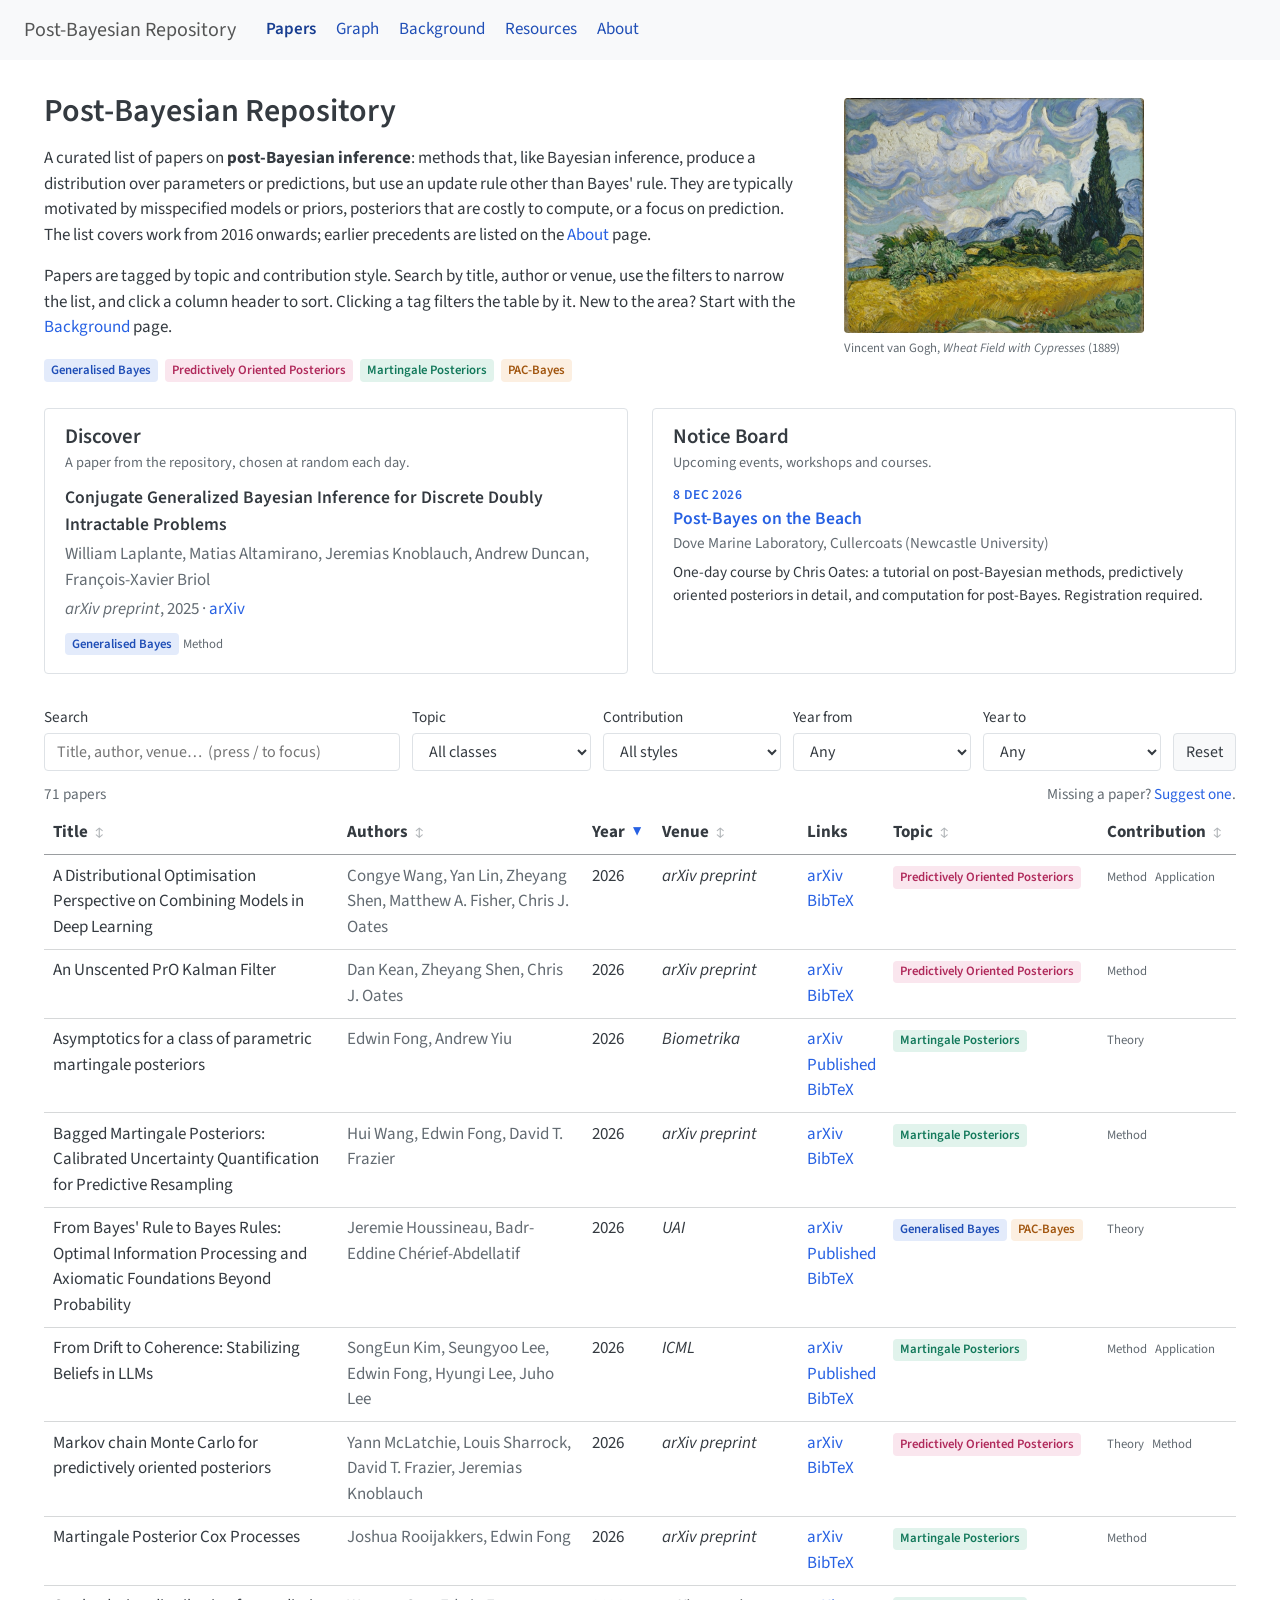
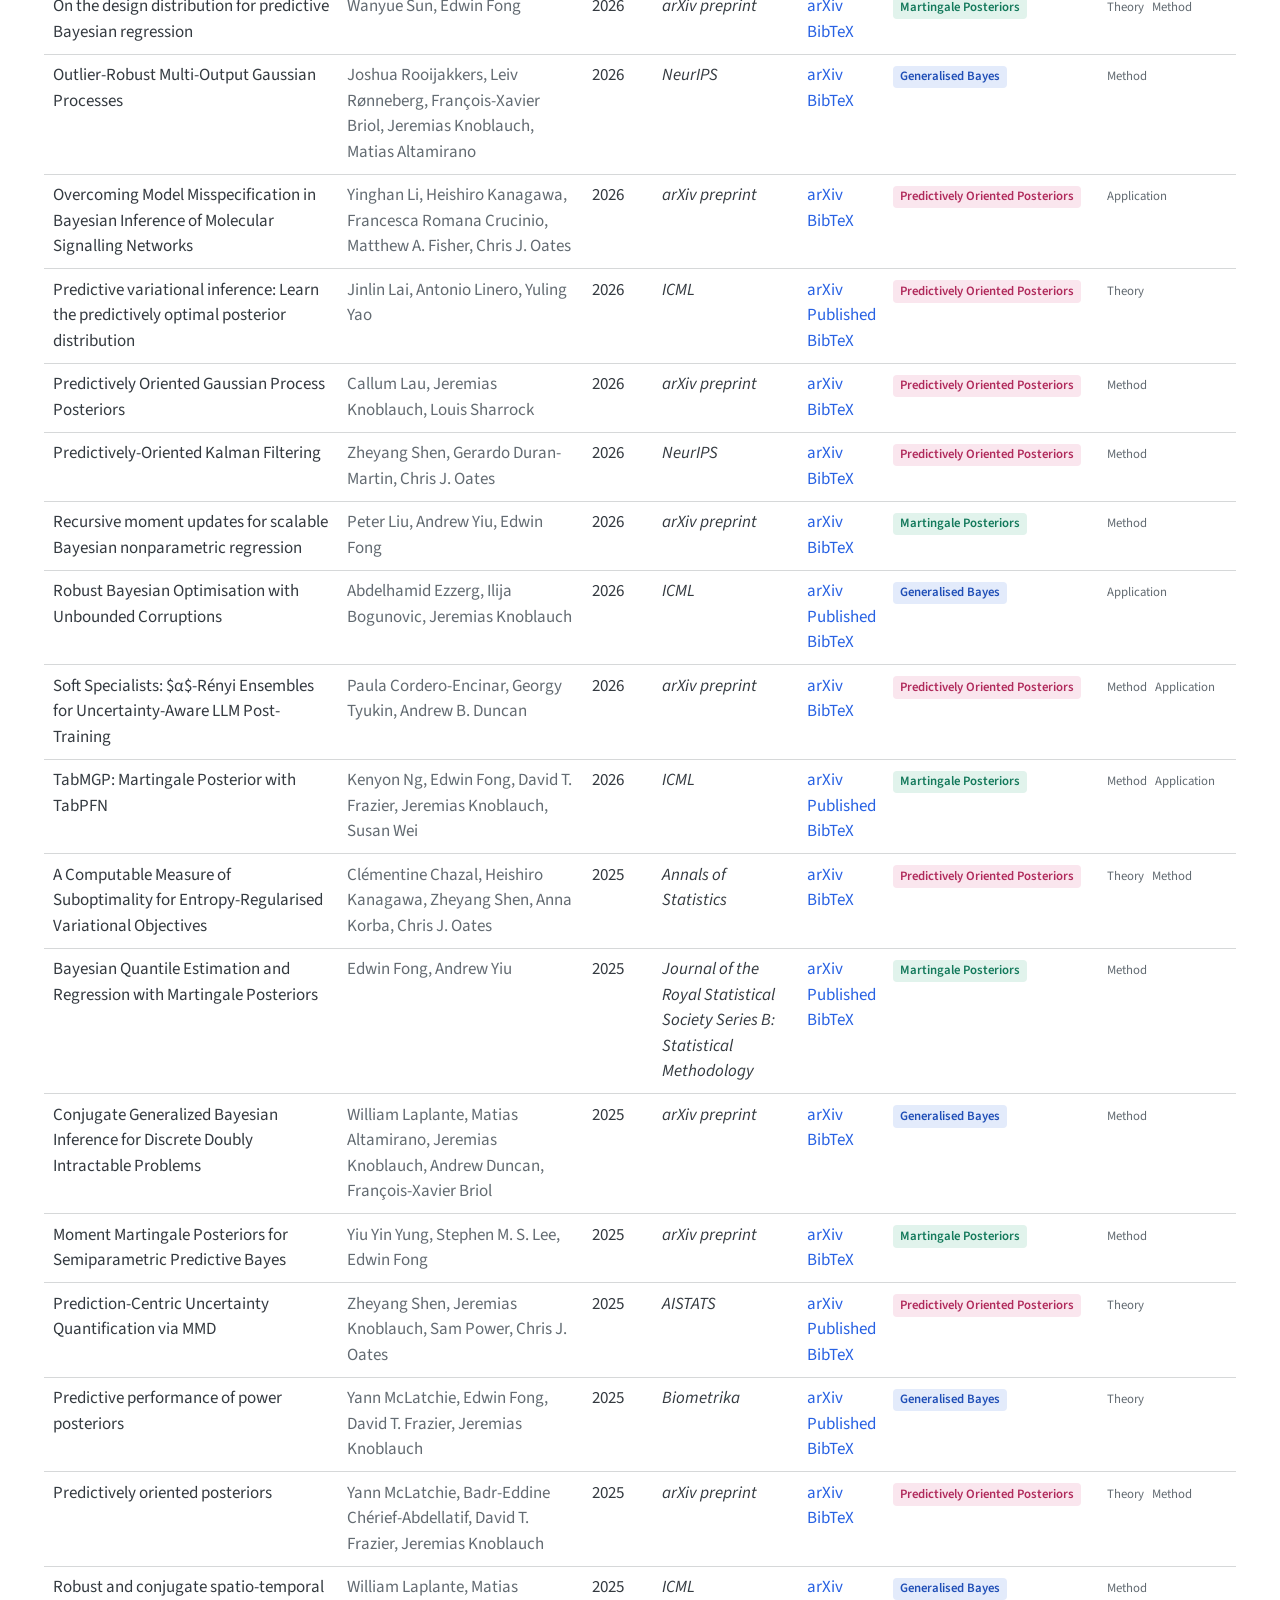
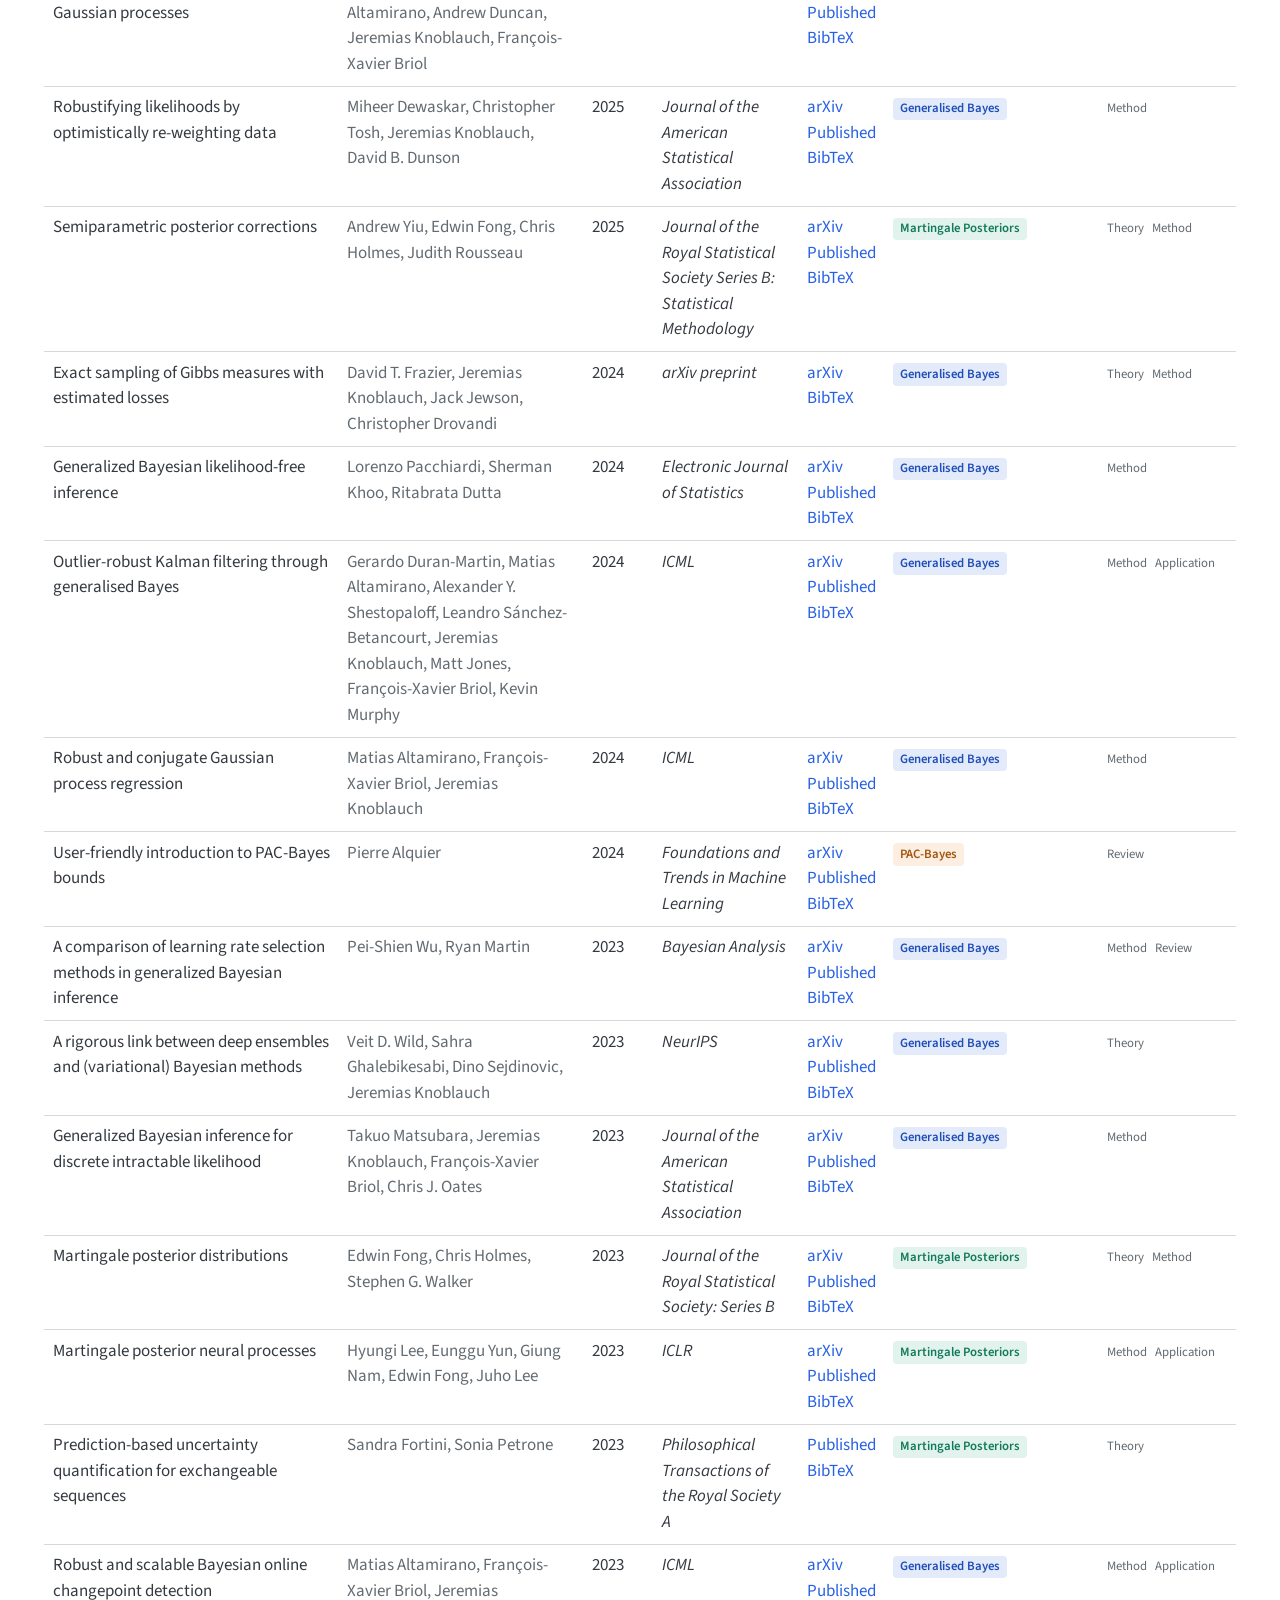
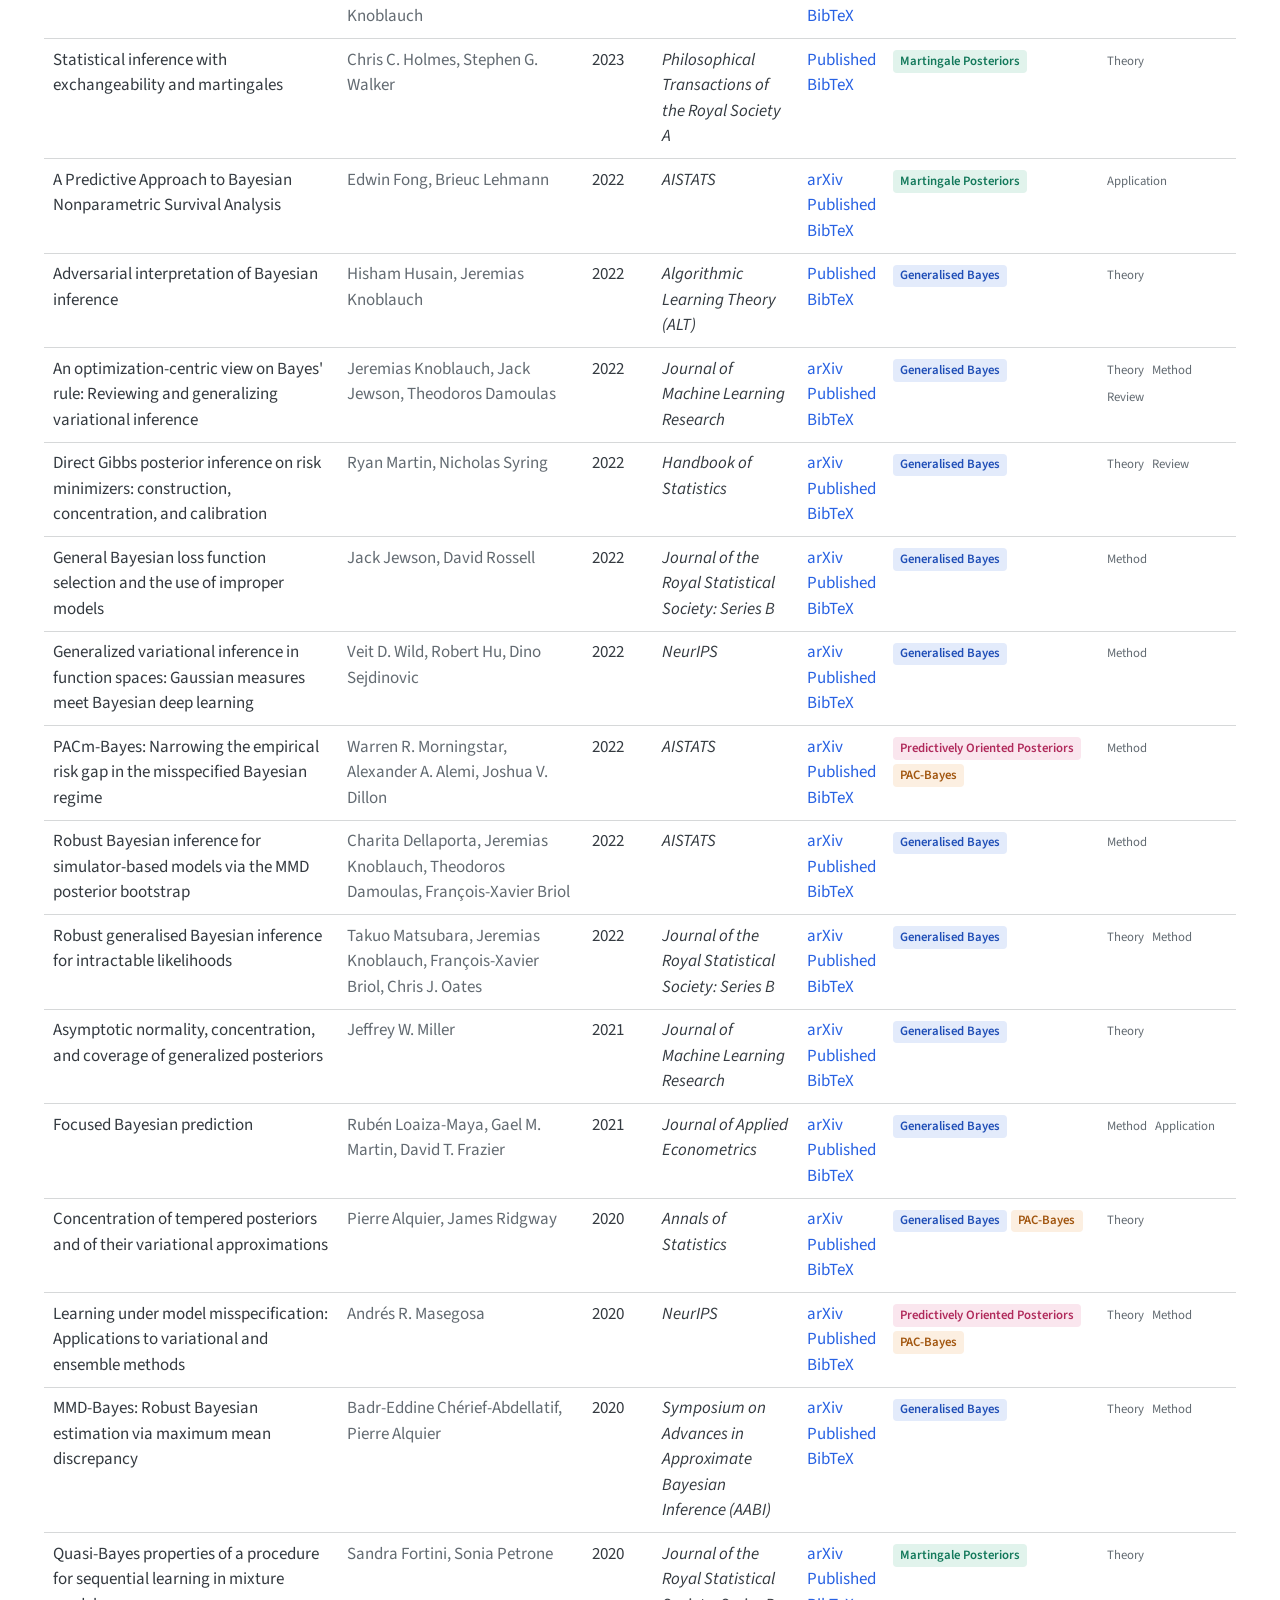
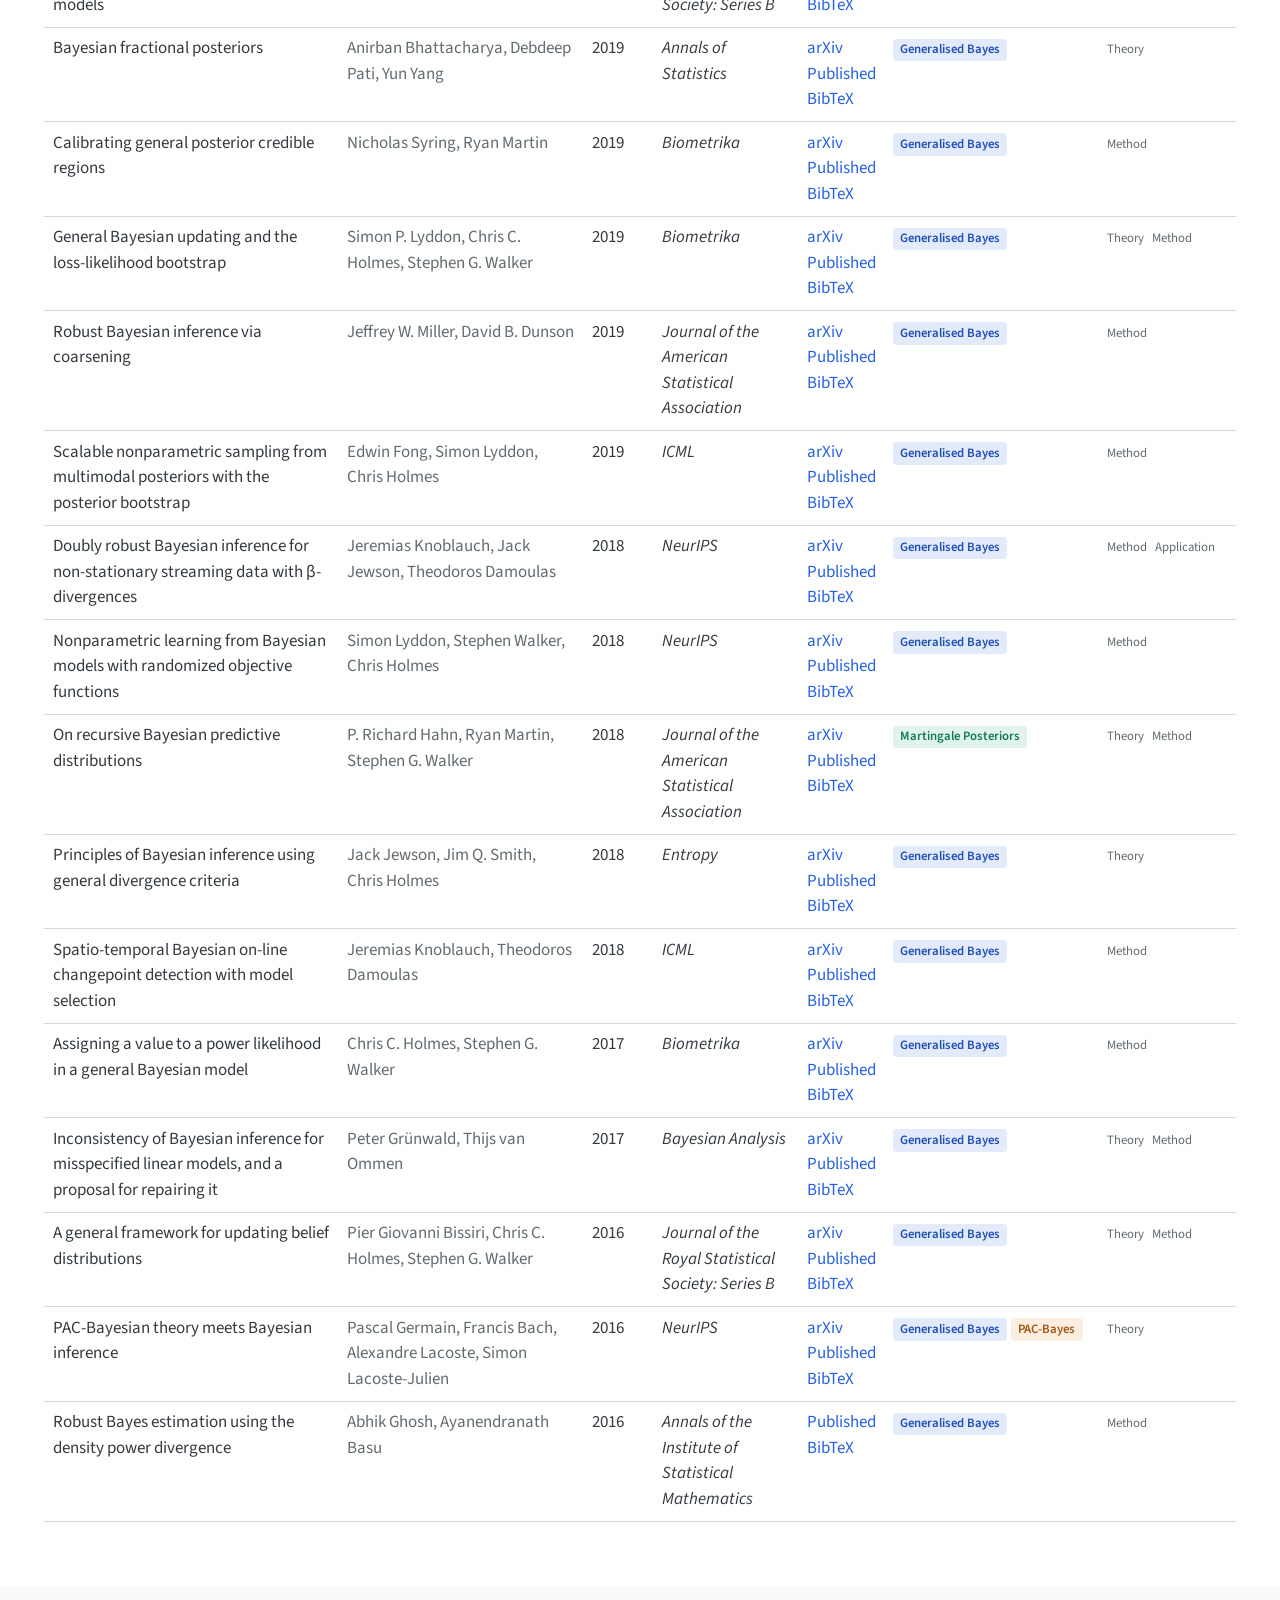
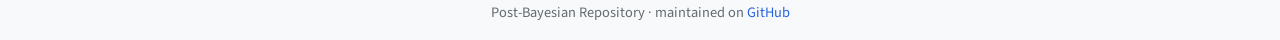
<file: index.html>
<!doctype html>
<html lang="en">
<head>
  <meta charset="utf-8">
  <meta name="viewport" content="width=device-width, initial-scale=1">
  <title>Post-Bayesian Repository</title>
  <meta name="description" content="A curated, searchable list of papers on post-Bayesian inference (generalised Bayes, predictively oriented posteriors, martingale posteriors) and related PAC-Bayes theory.">
  <link rel="preconnect" href="https://fonts.googleapis.com">
  <link rel="preconnect" href="https://fonts.gstatic.com" crossorigin>
  <link href="https://fonts.googleapis.com/css2?family=Source+Sans+Pro:ital,wght@0,400;0,600;0,700;1,400&display=swap" rel="stylesheet">
  <link rel="stylesheet" href="assets/style.css">
</head>
<body>
  <nav class="navbar">
    <div class="inner">
      <a class="brand" href="index.html">Post-Bayesian Repository</a>
      <div class="nav-links">
        <a href="index.html" class="active">Papers</a>
        <a href="graph.html">Graph</a>
        <a href="background.html">Background</a>
        <a href="resources.html">Resources</a>
        <a href="about.html">About</a>
      </div>
    </div>
  </nav>

  <main>
    <section class="intro">
      <div class="intro-text">
        <h1>Post-Bayesian Repository</h1>
        <p>
          A curated list of papers on <strong>post-Bayesian inference</strong>: methods that, like Bayesian inference,
          produce a distribution over parameters or predictions, but use an update rule other than Bayes' rule. They are
          typically motivated by misspecified models or priors, posteriors that are costly to compute, or a focus on
          prediction. The list covers work from 2016 onwards; earlier precedents are listed on the
          <a href="about.html#precedents">About</a> page.
        </p>
        <p>
          Papers are tagged by topic and contribution style. Search by title, author or venue, use the filters to
          narrow the list, and click a column header to sort. Clicking a tag filters the table by it.
          New to the area? Start with the <a href="background.html">Background</a> page.
        </p>
        <div class="chips">
          <a class="chip gb" href="?cls=Generalised+Bayes">Generalised Bayes</a>
          <a class="chip pro" href="?cls=Predictively+Oriented+Posteriors">Predictively Oriented Posteriors</a>
          <a class="chip mp" href="?cls=Martingale+Posteriors">Martingale Posteriors</a>
          <a class="chip pac" href="?cls=PAC-Bayes">PAC-Bayes</a>
        </div>
      </div>
      <figure class="intro-figure">
        <img src="assets/img/wheatfield.jpg" width="900" height="705"
             alt="Van Gogh's painting of a golden wheat field under swirling clouds, with tall dark cypress trees on the right">
        <figcaption>Vincent van Gogh, <em>Wheat Field with Cypresses</em> (1889)</figcaption>
      </figure>
    </section>

    <div class="home-panels">
      <section class="panel" aria-labelledby="discover-title">
        <h2 id="discover-title">Discover</h2>
        <p class="panel-sub">A paper from the repository, chosen at random each day.</p>
        <div id="discover"><p class="muted">Loading…</p></div>
      </section>
      <section class="panel" aria-labelledby="notices-title">
        <h2 id="notices-title">Notice Board</h2>
        <p class="panel-sub">Upcoming events, workshops and courses.</p>
        <ul id="notices" class="notices"><li class="muted">Loading…</li></ul>
      </section>
    </div>

    <section aria-label="Paper list">
      <div class="controls">
        <div class="search">
          <label for="search">Search</label>
          <input id="search" type="search" placeholder="Title, author, venue…  (press / to focus)" autocomplete="off">
        </div>
        <div>
          <label for="f-class">Topic</label>
          <select id="f-class"></select>
        </div>
        <div>
          <label for="f-contrib">Contribution</label>
          <select id="f-contrib"></select>
        </div>
        <div>
          <label for="f-yfrom">Year from</label>
          <select id="f-yfrom"></select>
        </div>
        <div>
          <label for="f-yto">Year to</label>
          <select id="f-yto"></select>
        </div>
        <button id="reset" class="btn" type="button">Reset</button>
      </div>

      <div class="status">
        <span id="count" aria-live="polite">Loading…</span>
        <span>Missing a paper? <a href="about.html#contributing">Suggest one</a>.</span>
      </div>

      <div class="table-wrap">
        <table class="papers">
          <thead id="thead"></thead>
          <tbody id="tbody"></tbody>
        </table>
      </div>
    </section>
  </main>

  <footer>Post-Bayesian Repository · maintained on <a href="https://github.com/Post-Bayesian-Repository/post_bayes_repo">GitHub</a></footer>
  <script src="assets/common.js"></script>
  <script src="assets/papers.js"></script>
</body>
</html>
</file>
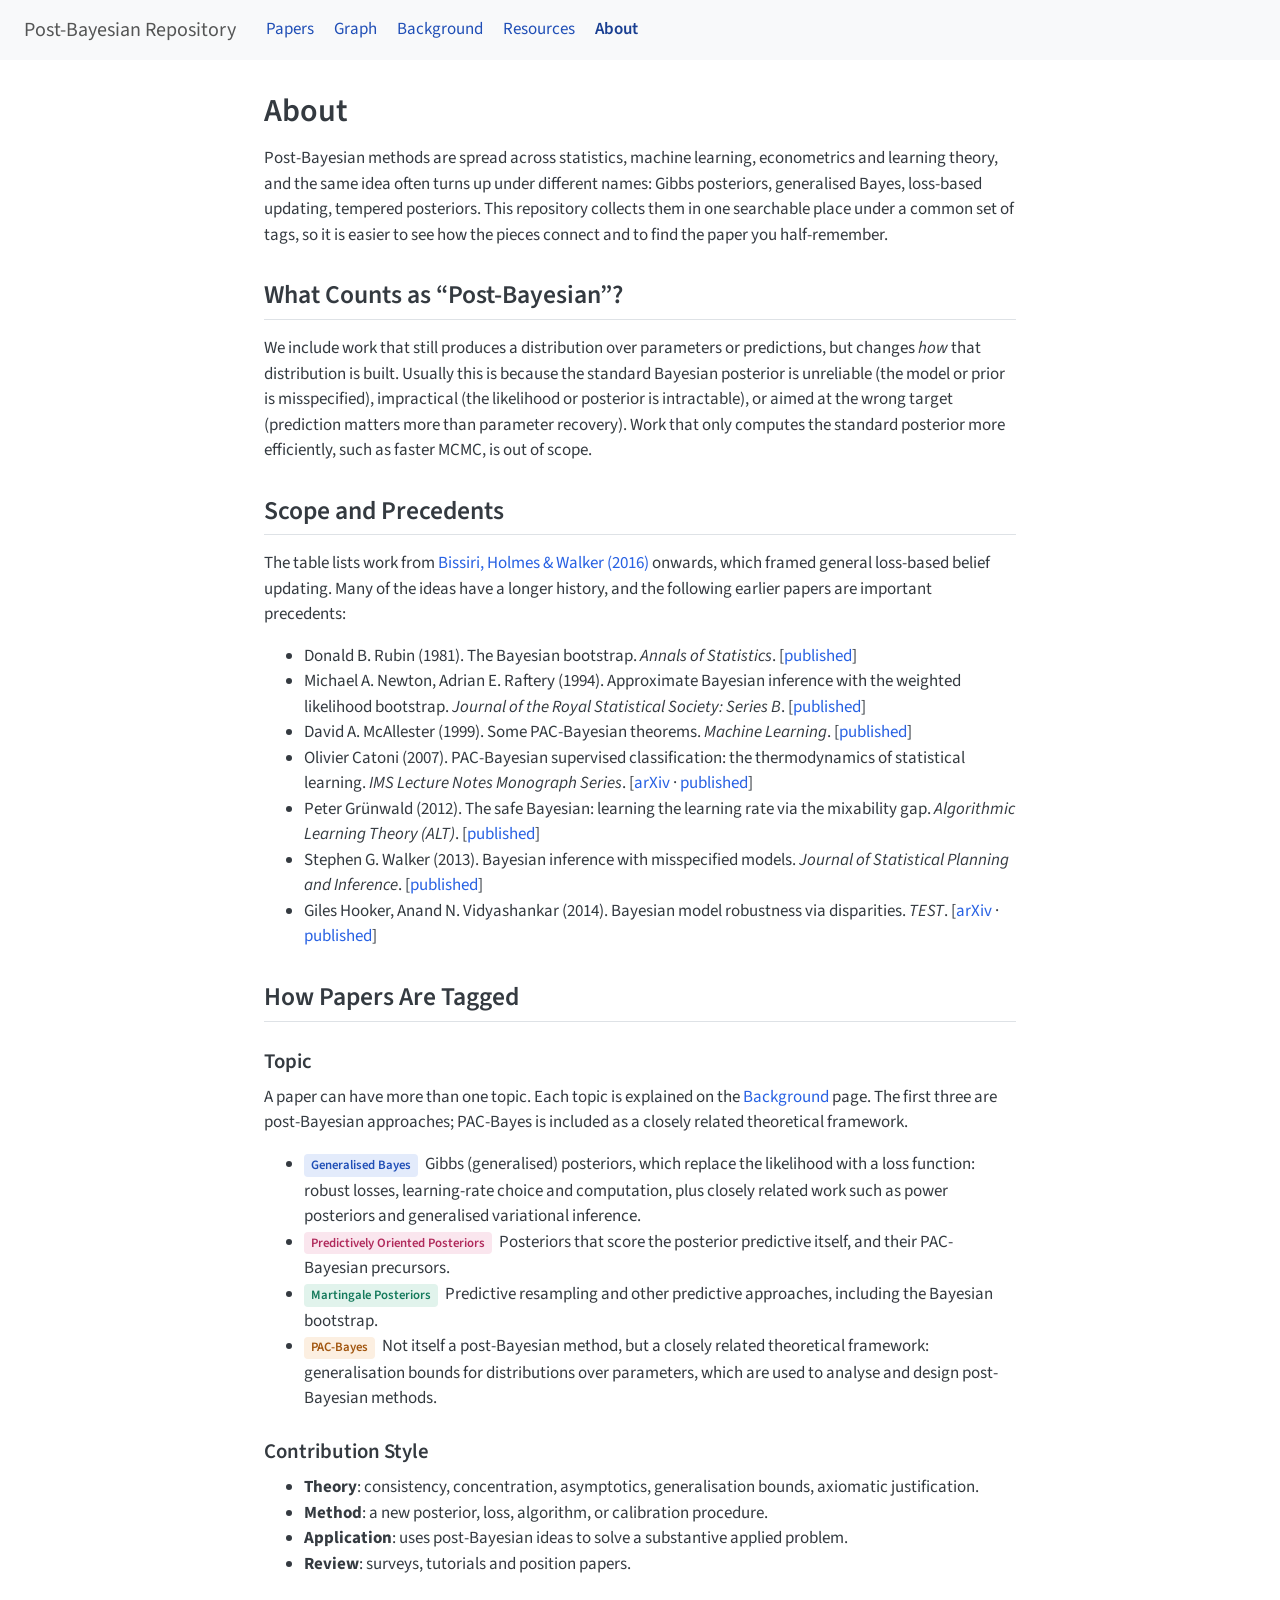
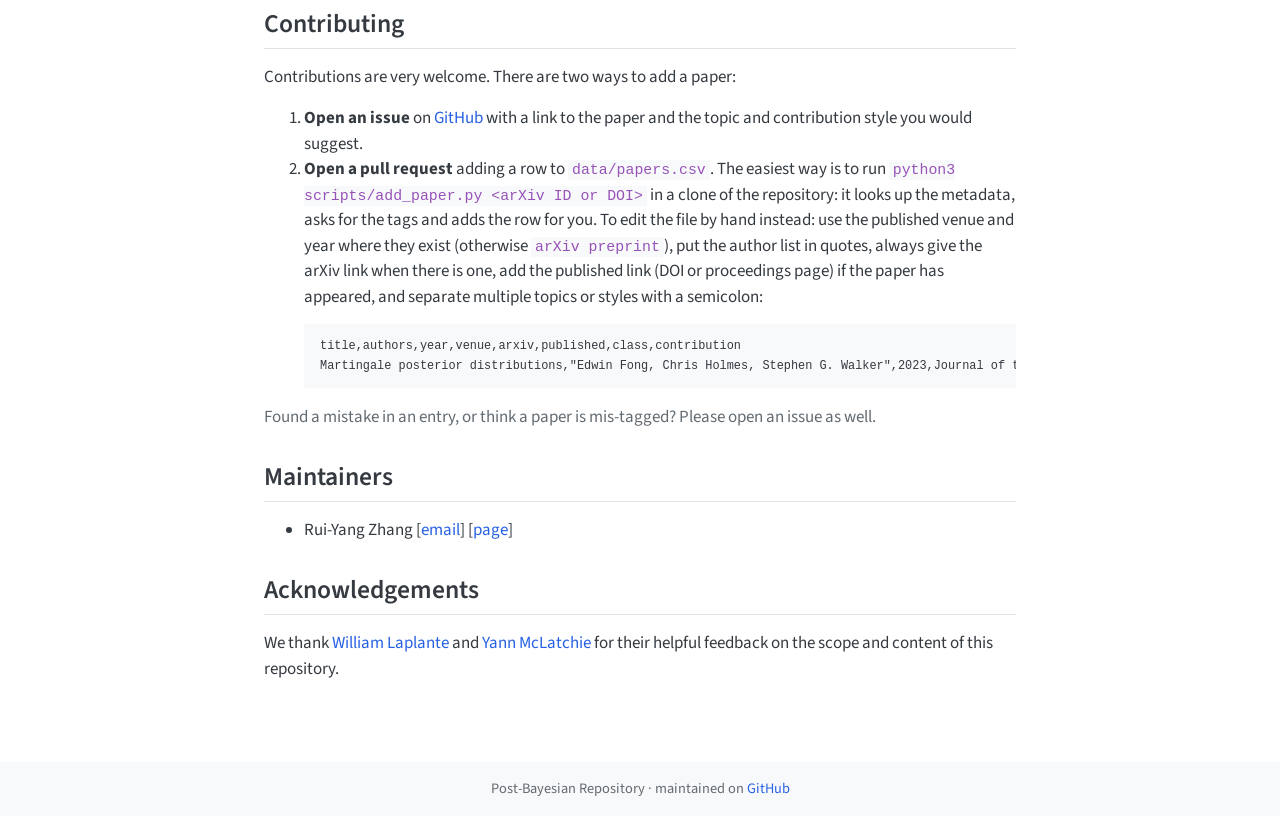
<file: about.html>
<!doctype html>
<html lang="en">
<head>
  <meta charset="utf-8">
  <meta name="viewport" content="width=device-width, initial-scale=1">
  <title>About · Post-Bayesian Repository</title>
  <meta name="description" content="What the Post-Bayesian Repository covers, how papers are tagged, and how to suggest or add a paper.">
  <link rel="preconnect" href="https://fonts.googleapis.com">
  <link rel="preconnect" href="https://fonts.gstatic.com" crossorigin>
  <link href="https://fonts.googleapis.com/css2?family=Source+Sans+Pro:ital,wght@0,400;0,600;0,700;1,400&display=swap" rel="stylesheet">
  <link rel="stylesheet" href="assets/style.css">
</head>
<body>
  <nav class="navbar">
    <div class="inner">
      <a class="brand" href="index.html">Post-Bayesian Repository</a>
      <div class="nav-links">
        <a href="index.html">Papers</a>
        <a href="graph.html">Graph</a>
        <a href="background.html">Background</a>
        <a href="resources.html">Resources</a>
        <a href="about.html" class="active">About</a>
      </div>
    </div>
  </nav>

  <main class="prose">
    <h1>About</h1>
    <p>
      Post-Bayesian methods are spread across statistics, machine learning, econometrics and learning theory, and the
      same idea often turns up under different names: Gibbs posteriors, generalised Bayes, loss-based updating,
      tempered posteriors. This repository collects them in one searchable place under a common set of tags,
      so it is easier to see how the pieces connect and to find the paper you half-remember.
    </p>

    <h2>What Counts as “Post-Bayesian”?</h2>
    <p>
      We include work that still produces a distribution over parameters or predictions, but changes <em>how</em> that
      distribution is built. Usually this is because the standard Bayesian posterior is unreliable (the model or prior is
      misspecified), impractical (the likelihood or posterior is intractable), or aimed at the wrong target (prediction
      matters more than parameter recovery). Work that only computes the standard posterior more efficiently, such as
      faster MCMC, is out of scope.
    </p>

    <h2 id="precedents">Scope and Precedents</h2>
    <p>
      The table lists work from <a href="https://doi.org/10.1111/rssb.12158">Bissiri, Holmes &amp; Walker (2016)</a> onwards,
      which framed general loss-based belief updating. Many of the ideas have a longer history, and the following earlier
      papers are important precedents:
    </p>
    <ul class="precedents">
      <li>Donald B. Rubin (1981). The Bayesian bootstrap. <em>Annals of Statistics</em>. [<a href="https://doi.org/10.1214/aos/1176345338">published</a>]</li>
      <li>Michael A. Newton, Adrian E. Raftery (1994). Approximate Bayesian inference with the weighted likelihood bootstrap. <em>Journal of the Royal Statistical Society: Series B</em>. [<a href="https://doi.org/10.1111/j.2517-6161.1994.tb01956.x">published</a>]</li>
      <li>David A. McAllester (1999). Some PAC-Bayesian theorems. <em>Machine Learning</em>. [<a href="https://doi.org/10.1023/A:1007618624809">published</a>]</li>
      <li>Olivier Catoni (2007). PAC-Bayesian supervised classification: the thermodynamics of statistical learning. <em>IMS Lecture Notes Monograph Series</em>. [<a href="https://arxiv.org/abs/0712.0248">arXiv</a> · <a href="https://doi.org/10.1214/074921707000000391">published</a>]</li>
      <li>Peter Grünwald (2012). The safe Bayesian: learning the learning rate via the mixability gap. <em>Algorithmic Learning Theory (ALT)</em>. [<a href="https://doi.org/10.1007/978-3-642-34106-9_16">published</a>]</li>
      <li>Stephen G. Walker (2013). Bayesian inference with misspecified models. <em>Journal of Statistical Planning and Inference</em>. [<a href="https://doi.org/10.1016/j.jspi.2013.05.013">published</a>]</li>
      <li>Giles Hooker, Anand N. Vidyashankar (2014). Bayesian model robustness via disparities. <em>TEST</em>. [<a href="https://arxiv.org/abs/1112.4213">arXiv</a> · <a href="https://doi.org/10.1007/s11749-014-0360-z">published</a>]</li>
    </ul>

    <h2>How Papers Are Tagged</h2>
    <h3>Topic</h3>
    <p>A paper can have more than one topic. Each topic is explained on the <a href="background.html">Background</a> page. The first three are post-Bayesian approaches; PAC-Bayes is included as a closely related theoretical framework.</p>
    <ul>
      <li><span class="chip gb">Generalised Bayes</span> Gibbs (generalised) posteriors, which replace the likelihood with a loss function: robust losses, learning-rate choice and computation, plus closely related work such as power posteriors and generalised variational inference.</li>
      <li><span class="chip pro">Predictively Oriented Posteriors</span> Posteriors that score the posterior predictive itself, and their PAC-Bayesian precursors.</li>
      <li><span class="chip mp">Martingale Posteriors</span> Predictive resampling and other predictive approaches, including the Bayesian bootstrap.</li>
      <li><span class="chip pac">PAC-Bayes</span> Not itself a post-Bayesian method, but a closely related theoretical framework: generalisation bounds for distributions over parameters, which are used to analyse and design post-Bayesian methods.</li>
    </ul>
    <h3>Contribution Style</h3>
    <ul>
      <li><strong>Theory</strong>: consistency, concentration, asymptotics, generalisation bounds, axiomatic justification.</li>
      <li><strong>Method</strong>: a new posterior, loss, algorithm, or calibration procedure.</li>
      <li><strong>Application</strong>: uses post-Bayesian ideas to solve a substantive applied problem.</li>
      <li><strong>Review</strong>: surveys, tutorials and position papers.</li>
    </ul>

    <h2 id="contributing">Contributing</h2>
    <p>Contributions are very welcome. There are two ways to add a paper:</p>
    <ol>
      <li>
        <strong>Open an issue</strong> on
        <a href="https://github.com/Post-Bayesian-Repository/post_bayes_repo/issues">GitHub</a> with a link to the paper
        and the topic and contribution style you would suggest.
      </li>
      <li>
        <strong>Open a pull request</strong> adding a row to
        <a href="https://github.com/Post-Bayesian-Repository/post_bayes_repo/blob/main/data/papers.csv"><code>data/papers.csv</code></a>.
        The easiest way is to run <code>python3 scripts/add_paper.py &lt;arXiv ID or DOI&gt;</code> in a clone of the repository:
        it looks up the metadata, asks for the tags and adds the row for you. To edit the file by hand instead:
        use the published venue and year where they exist (otherwise <code>arXiv preprint</code>), put the author list
        in quotes, always give the arXiv link when there is one, add the published link (DOI or proceedings page)
        if the paper has appeared, and separate multiple topics or styles with a semicolon:
<pre><code>title,authors,year,venue,arxiv,published,class,contribution
Martingale posterior distributions,"Edwin Fong, Chris Holmes, Stephen G. Walker",2023,Journal of the Royal Statistical Society: Series B,https://arxiv.org/abs/2103.15671,https://doi.org/10.1093/jrsssb/qkad005,Martingale Posteriors,Theory; Method</code></pre>
      </li>
    </ol>
    <p class="muted">Found a mistake in an entry, or think a paper is mis-tagged? Please open an issue as well.</p>

    <h2>Maintainers</h2>
    <ul>
      <li>Rui-Yang Zhang [<a href="mailto:r.zhang26@lancaster.ac.uk">email</a>] [<a href="https://shusheng3927.github.io">page</a>]</li>
    </ul>

    <h2 id="acknowledgements">Acknowledgements</h2>
    <p>
      We thank <a href="https://williamlaplante.github.io">William Laplante</a> and <a href="https://yannmclatchie.github.io/">Yann McLatchie</a> for their helpful feedback
      on the scope and content of this repository.
    </p>
  </main>

  <footer>Post-Bayesian Repository · maintained on <a href="https://github.com/Post-Bayesian-Repository/post_bayes_repo">GitHub</a></footer>
</body>
</html>
</file>
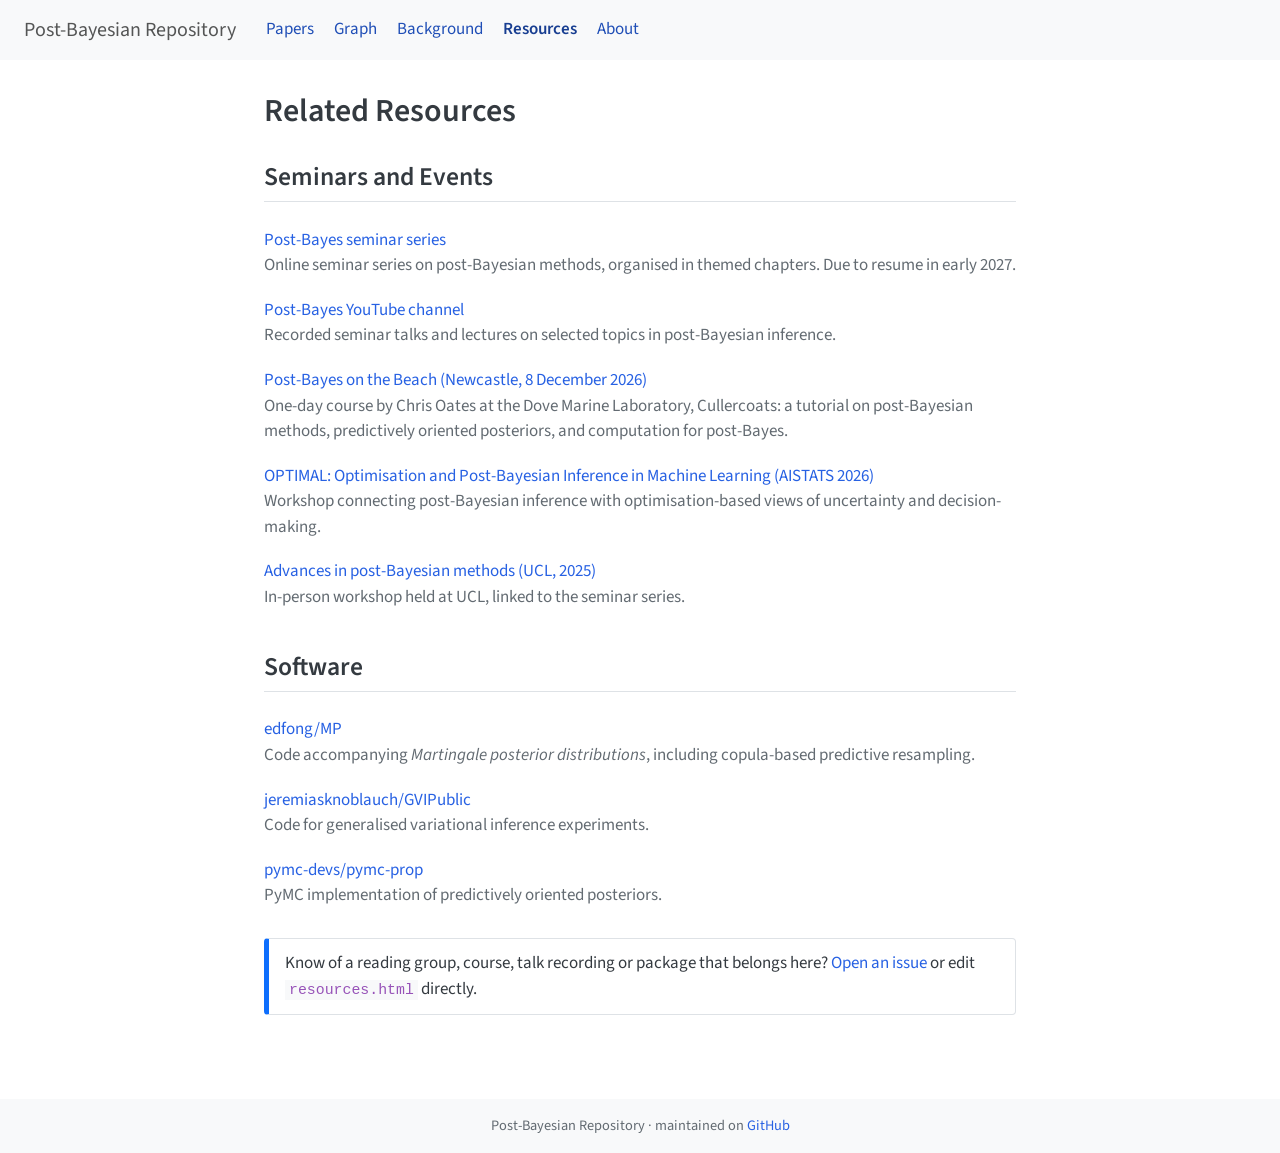
<file: resources.html>
<!doctype html>
<html lang="en">
<head>
  <meta charset="utf-8">
  <meta name="viewport" content="width=device-width, initial-scale=1">
  <title>Resources · Post-Bayesian Repository</title>
  <meta name="description" content="Seminars, events, recorded talks and software for post-Bayesian inference.">
  <link rel="preconnect" href="https://fonts.googleapis.com">
  <link rel="preconnect" href="https://fonts.gstatic.com" crossorigin>
  <link href="https://fonts.googleapis.com/css2?family=Source+Sans+Pro:ital,wght@0,400;0,600;0,700;1,400&display=swap" rel="stylesheet">
  <link rel="stylesheet" href="assets/style.css">
</head>
<body>
  <nav class="navbar">
    <div class="inner">
      <a class="brand" href="index.html">Post-Bayesian Repository</a>
      <div class="nav-links">
        <a href="index.html">Papers</a>
        <a href="graph.html">Graph</a>
        <a href="background.html">Background</a>
        <a href="resources.html" class="active">Resources</a>
        <a href="about.html">About</a>
      </div>
    </div>
  </nav>

  <main class="prose">
    <h1>Related Resources</h1>

    <h2>Seminars and Events</h2>
    <ul class="resource-list">
      <li>
        <a href="https://postbayes.github.io/seminar">Post-Bayes seminar series</a>
        <span class="desc">Online seminar series on post-Bayesian methods, organised in themed chapters. Due to resume in early 2027.</span>
      </li>
      <li>
        <a href="https://www.youtube.com/@postbayes">Post-Bayes YouTube channel</a>
        <span class="desc">Recorded seminar talks and lectures on selected topics in post-Bayesian inference.</span>
      </li>
      <li>
        <a href="https://sites.google.com/view/post-bayes-on-the-beach">Post-Bayes on the Beach (Newcastle, 8 December 2026)</a>
        <span class="desc">One-day course by Chris Oates at the Dove Marine Laboratory, Cullercoats: a tutorial on post-Bayesian methods, predictively oriented posteriors, and computation for post-Bayes.</span>
      </li>
      <li>
        <a href="https://optimal-workshop26.github.io/">OPTIMAL: Optimisation and Post-Bayesian Inference in Machine Learning (AISTATS 2026)</a>
        <span class="desc">Workshop connecting post-Bayesian inference with optimisation-based views of uncertainty and decision-making.</span>
      </li>
      <li>
        <a href="https://postbayes.github.io/workshop2025">Advances in post-Bayesian methods (UCL, 2025)</a>
        <span class="desc">In-person workshop held at UCL, linked to the seminar series.</span>
      </li>
    </ul>

    <h2>Software</h2>
    <ul class="resource-list">
      <li>
        <a href="https://github.com/edfong/MP">edfong/MP</a>
        <span class="desc">Code accompanying <em>Martingale posterior distributions</em>, including copula-based predictive resampling.</span>
      </li>
      <li>
        <a href="https://github.com/jeremiasknoblauch/GVIPublic">jeremiasknoblauch/GVIPublic</a>
        <span class="desc">Code for generalised variational inference experiments.</span>
      </li>
      <li>
        <a href="https://github.com/pymc-devs/pymc-prop">pymc-devs/pymc-prop</a>
        <span class="desc">PyMC implementation of predictively oriented posteriors.</span>
      </li>
    </ul>

    <div class="callout">
      Know of a reading group, course, talk recording or package that belongs here?
      <a href="https://github.com/Post-Bayesian-Repository/post_bayes_repo/issues">Open an issue</a> or edit
      <code>resources.html</code> directly.
    </div>
  </main>

  <footer>Post-Bayesian Repository · maintained on <a href="https://github.com/Post-Bayesian-Repository/post_bayes_repo">GitHub</a></footer>
</body>
</html>
</file>
<file: assets/style.css>
/* Styled after the Quarto "cosmo" website theme (Bootstrap 5), as used by
   https://lai-reading-group.github.io */
:root {
  --font: "Source Sans Pro", -apple-system, BlinkMacSystemFont, "Segoe UI", Roboto, "Helvetica Neue", Arial, sans-serif;
  --mono: SFMono-Regular, Menlo, Monaco, Consolas, "Liberation Mono", monospace;
  --bg: #ffffff;
  --fg: #343a40;
  --fg-muted: #636b72;  /* darker than Bootstrap's #6c757d so it passes WCAG AA on the light-grey hover/footer */
  --link: #2761e3;
  --nav-bg: #f8f9fa;
  --nav-title: #545555;
  --nav-link: #1f4eb6;
  --border: #dee2e6;
  --row-border: #d6d8d9;
  --head-border: #9a9da0;
  --hover: #f8f9fa;
  --code-bg: #f8f9fa;
  --code-fg: #9753b8;

  --c-gb: #1f4eb6;  --c-gb-bg: #e3ebfb;
  --c-mp: #13795b;  --c-mp-bg: #e1f3ec;
  --c-pro: #b02a5b; --c-pro-bg: #fae6ee;
  --c-pac: #a1550e; --c-pac-bg: #fcefe1;
}

* { box-sizing: border-box; }
html { -webkit-text-size-adjust: 100%; }
body {
  margin: 0;
  background: var(--bg);
  color: var(--fg);
  font-family: var(--font);
  font-size: 17px;
  line-height: 1.5;
  display: flex; flex-direction: column; min-height: 100vh;
}
a { color: var(--link); text-decoration: none; }
a:hover { text-decoration: underline; }

/* ---------- Navbar ---------- */
.navbar {
  position: sticky; top: 0; z-index: 10;
  background: var(--nav-bg);
}
.navbar .inner {
  max-width: 1320px; margin: 0 auto; padding: 0 24px;
  display: flex; align-items: center; gap: 20px; min-height: 60px; flex-wrap: wrap;
}
.brand { font-size: 1.25rem; font-weight: 400; color: var(--nav-title); white-space: nowrap; }
.brand:hover { text-decoration: none; color: var(--fg); }
.nav-links { display: flex; flex-wrap: wrap; }
.nav-links a { color: var(--nav-link); padding: 8.5px 10px; }
.nav-links a:hover { text-decoration: none; color: #183e91; }
.nav-links a.active { color: #183e91; font-weight: 600; }

/* ---------- Layout ---------- */
main { width: 100%; max-width: 1240px; margin: 0 auto; padding: 32px 24px 64px; flex: 1; }
main.prose { max-width: 800px; }
h1 { font-size: 2rem; font-weight: 600; line-height: 1.2; margin: 0 0 16px; }
h2 {
  font-size: 1.6rem; font-weight: 600; line-height: 1.2;
  margin: 2rem 0 1rem; padding-bottom: .5rem; border-bottom: 1px solid var(--border);
}
h3 { font-size: 1.3rem; font-weight: 600; margin: 1.5rem 0 .5rem; }
[id] { scroll-margin-top: 76px; }
p { margin: 0 0 1rem; }
ul, ol { margin: 0 0 1rem; }
.muted { color: var(--fg-muted); }
code { font-family: var(--mono); font-size: .875em; color: var(--code-fg); background: var(--code-bg); padding: .125rem .25rem; }
pre { background: var(--code-bg); padding: .75rem 1rem; overflow-x: auto; font-size: .85rem; border-radius: 0; }
pre code { color: var(--fg); background: none; padding: 0; }

.intro {
  display: grid; grid-template-columns: minmax(0, 1fr) 300px; gap: 40px; align-items: start;
  max-width: 1100px; margin-bottom: 1.5rem;
}
.intro-figure { margin: 6px 0 0; }
.intro-figure img { display: block; width: 100%; height: auto; aspect-ratio: 900 / 705; object-fit: cover; border-radius: .25rem; }
.intro-figure figcaption { font-size: .8rem; color: var(--fg-muted); margin-top: 6px; }
a.chip:hover { text-decoration: none; filter: brightness(.95); }

/* ---------- Home panels: Discover + Notice board ---------- */
.home-panels { display: grid; grid-template-columns: 1fr 1fr; gap: 24px; margin: 0 0 2rem; }
.panel { border: 1px solid var(--border); border-radius: .25rem; padding: 16px 20px; background: var(--bg); }
.panel h2 { font-size: 1.3rem; margin: 0 0 2px; padding: 0; border: 0; }
.panel-sub { color: var(--fg-muted); font-size: .9rem; margin-bottom: 12px; }
.discover-title { font-weight: 600; font-size: 1.1rem; margin-bottom: 4px; }
.discover-meta { color: var(--fg-muted); margin-bottom: 4px; }
#discover p:last-child { margin: 8px 0 0; }
.notices { list-style: none; padding: 0; margin: 0; }
.notices li + li { border-top: 1px solid var(--border); margin-top: 12px; padding-top: 12px; }
.notice-date { font-size: .85rem; font-weight: 600; color: var(--link); text-transform: uppercase; letter-spacing: .03em; }
.notice-title { font-weight: 600; font-size: 1.1rem; }
.notice-loc { color: var(--fg-muted); font-size: .95rem; }
.notice-desc { margin: 6px 0 0; font-size: .95rem; }

footer {
  background: var(--nav-bg);
  color: var(--fg-muted);
  font-size: .9rem;
  text-align: center;
  padding: 16px;
}

/* ---------- Class badges ---------- */
.chip {
  display: inline-block; font-family: var(--font); font-size: .8rem; font-weight: 600; line-height: 1.35;
  padding: .2em .55em; border-radius: .25rem; margin: 2px 4px 2px 0; white-space: nowrap;
  background: #e9ecef; color: var(--fg); border: 0;
}
button.chip { cursor: pointer; }
button.chip:hover { filter: brightness(.95); }
.chip.gb  { color: var(--c-gb);  background: var(--c-gb-bg); }
.chip.mp  { color: var(--c-mp);  background: var(--c-mp-bg); }
.chip.pro { color: var(--c-pro); background: var(--c-pro-bg); }
.chip.pac { color: var(--c-pac); background: var(--c-pac-bg); }
.chip.style { background: transparent; color: var(--fg-muted); font-weight: 400; padding-left: 0; padding-right: 0; margin-right: 8px; }
button.chip.style:hover { color: var(--link); filter: none; }

/* ---------- Controls (Bootstrap form-control look) ---------- */
.controls {
  display: grid;
  grid-template-columns: minmax(220px, 2fr) repeat(4, minmax(130px, 1fr)) auto;
  gap: 12px; align-items: end; margin-bottom: 12px;
}
.controls label { display: block; font-size: .95rem; margin-bottom: 4px; }
.controls input, .controls select, .btn {
  width: 100%; font: inherit; font-size: 1rem; color: var(--fg);
  background: #fff; border: 1px solid var(--border); border-radius: .25rem;
  padding: .375rem .75rem; height: 38px;
}
.controls input:focus, .controls select:focus {
  outline: 0; border-color: #93b0f1; box-shadow: 0 0 0 .25rem rgba(39, 97, 227, .25);
}
.btn { cursor: pointer; width: auto; white-space: nowrap; color: var(--fg); background: #f8f9fa; }
.btn:hover { background: #e9ecef; }

.status { display: flex; justify-content: space-between; align-items: center; gap: 12px; flex-wrap: wrap; color: var(--fg-muted); margin-bottom: 6px; font-size: .95rem; }

/* ---------- Tables (Bootstrap .table look) ---------- */
.table-wrap { overflow-x: auto; }
table.papers { width: 100%; border-collapse: collapse; }
.papers th, .papers td { padding: 8.5px; text-align: left; vertical-align: top; border-bottom: 1px solid var(--row-border); }
.papers thead th {
  background: var(--bg);
  font-weight: 700; white-space: nowrap; user-select: none;
  border-bottom: 1px solid var(--head-border);
}
.papers thead th .sort-btn {
  font: inherit; color: inherit; background: none; border: 0; padding: 0; cursor: pointer; white-space: nowrap;
}
.papers thead th .sort-btn:hover { color: var(--link); }
.papers thead th .sort-btn:focus-visible { outline: 2px solid var(--link); outline-offset: 2px; }
.papers thead th .arrow { display: inline-block; width: 1em; color: var(--fg-muted); font-weight: 400; opacity: .5; }
.papers thead th.sorted .arrow { opacity: 1; color: var(--link); }
.papers tbody tr:hover { background: var(--hover); }
.papers td.title { min-width: 260px; }
.papers td.authors { color: var(--fg-muted); min-width: 180px; }
.papers td.year { font-variant-numeric: tabular-nums; }
.papers td.venue { font-style: italic; min-width: 120px; }
.papers td.link a { white-space: nowrap; }
.papers td.cls { min-width: 150px; }
mark { background: #fcf8e3; color: inherit; padding: 0; }
.empty { padding: 32px; text-align: center; color: var(--fg-muted); }

/* ---------- Content pages ---------- */
.with-toc { max-width: 1100px; display: grid; grid-template-columns: minmax(0, 1fr) 210px; gap: 48px; }
.with-toc article { min-width: 0; max-width: 780px; }
.toc { font-size: .9rem; }
.toc .toc-title { font-weight: 600; margin-bottom: .5rem; }
.toc ol { list-style: none; padding: 0 0 0 .6rem; margin: 0; border-left: 1px solid var(--border); }
.toc li { margin: .25rem 0; }
.toc a { color: var(--fg-muted); }
.toc a:hover { color: var(--link); text-decoration: none; }
.toc nav { position: sticky; top: 84px; }

.callout {
  border: 1px solid var(--border); border-left: 5px solid #0d6efd;
  padding: .75rem 1rem; margin: 1.25rem 0; border-radius: .25rem;
}
.resource-list { list-style: none; padding: 0; }
.resource-list li { padding: .6rem 0; }
.resource-list .desc { display: block; color: var(--fg-muted); }
.katex-display { overflow-x: auto; overflow-y: hidden; padding: 4px 0; }

/* ---------- BibTeX (table button, dialog, graph panel) ---------- */
.link-btn {
  font: inherit; color: var(--link); background: none; border: 0; padding: 0; cursor: pointer; text-align: left;
}
.link-btn:hover { text-decoration: underline; }
.link-btn:focus-visible { outline: 2px solid var(--link); outline-offset: 2px; }
.btn-sm { height: auto; padding: .2rem .55rem; font-size: .875rem; }
.bib-head { display: flex; justify-content: space-between; align-items: center; gap: 8px; flex-wrap: wrap; margin-bottom: 6px; }
.bib-status { font-size: .85rem; color: var(--fg-muted); }
.bib-status.checked { color: var(--c-mp); font-weight: 600; }
.bib-text { margin: 0; font-size: .78rem; line-height: 1.45; white-space: pre; max-height: 320px; overflow: auto; border: 1px solid var(--border); }
.bib-dialog {
  border: 1px solid var(--border); border-radius: .3rem; padding: 0; width: min(680px, calc(100vw - 32px));
  max-height: calc(100vh - 48px); color: var(--fg); box-shadow: 0 .5rem 1.5rem rgba(0, 0, 0, .18);
}
.bib-dialog::backdrop { background: rgba(33, 37, 41, .45); }
.dialog-inner { padding: 16px 20px 20px; }
.dialog-top, .details-top { display: flex; justify-content: space-between; align-items: flex-start; gap: 12px; }
.dialog-top h2 { margin: 0 0 4px; padding: 0; border: 0; font-size: 1.3rem; }
.dialog-paper { color: var(--fg-muted); margin-bottom: 10px; }
.dialog-close {
  font: inherit; font-size: 1.5rem; line-height: 1; color: var(--fg-muted); background: none; border: 0; cursor: pointer; padding: 0 4px;
}
.dialog-close:hover { color: var(--fg); }

/* ---------- Citation graph ---------- */
main.graph-page { max-width: 1320px; }
.graph-lede { max-width: 860px; }
.graph-controls { display: flex; flex-wrap: wrap; justify-content: space-between; align-items: flex-end; gap: 12px 24px; margin-bottom: 12px; }
.legend { border: 0; padding: 0; margin: 0; min-width: 0; }
.legend legend { font-size: .95rem; margin-bottom: 4px; padding: 0; }
.legend-items { display: flex; flex-wrap: wrap; gap: 4px; }
.legend-chip { display: inline-flex; align-items: center; gap: 6px; margin: 0; font-size: .85rem; }
.legend-chip .n { font-weight: 400; opacity: .75; }
.legend-chip[aria-pressed="false"] { background: #f1f3f5; color: var(--fg-muted); text-decoration: line-through; }
.legend-chip[aria-pressed="false"] .dot { opacity: .3; }
.dot { display: inline-block; width: 10px; height: 10px; border-radius: 50%; flex: none; }
.graph-options { display: flex; flex-wrap: wrap; align-items: flex-end; gap: 12px; }
.graph-options label { display: block; font-size: .95rem; margin-bottom: 4px; }
.graph-options select {
  font: inherit; font-size: 1rem; color: var(--fg); background: #fff; border: 1px solid var(--border);
  border-radius: .25rem; padding: .375rem .75rem; height: 38px; max-width: 280px;
}
.graph-options select:focus { outline: 0; border-color: #93b0f1; box-shadow: 0 0 0 .25rem rgba(39, 97, 227, .25); }
.graph-options label.check { display: flex; align-items: center; gap: 6px; height: 38px; margin: 0; white-space: nowrap; }

.graph-layout { display: grid; grid-template-columns: minmax(0, 1fr) 360px; gap: 20px; align-items: start; }
.graph-box {
  position: relative; height: min(72vh, 680px); min-height: 380px;
  border: 1px solid var(--border); border-radius: .25rem; overflow: hidden; background: #fff; touch-action: none;
}
#graph { display: block; width: 100%; height: 100%; cursor: grab; }
#graph:active { cursor: grabbing; }
.graph-msg { position: absolute; inset: 0; display: flex; align-items: center; justify-content: center; margin: 0; padding: 24px; text-align: center; }
.graph-msg[hidden] { display: none; }
.zoom-btns { position: absolute; right: 8px; bottom: 8px; display: flex; gap: 4px; }
.zoom-btns .btn { min-width: 32px; background: rgba(248, 249, 250, .92); }
.edge { stroke: #b5bac0; stroke-width: 1; opacity: .6; transition: opacity .15s; }
.edge.hi { stroke: #495057; opacity: .95; stroke-width: 1.4; }
.edge.dim { opacity: .07; }
.arrow-head { fill: #b5bac0; }
.arrow-head.hi { fill: #495057; }
.node { cursor: pointer; outline: none; }
.node circle { transition: opacity .15s; }
.node.dim circle { opacity: .18; }
.node.sel circle, .node:focus-visible circle { stroke: #212529 !important; stroke-width: 3px !important; }
.year-axis line { stroke: #eef0f2; }
.year-axis text { font-family: var(--font); font-size: 12px; fill: var(--fg-muted); text-anchor: middle; }
.graph-tip {
  position: absolute; z-index: 2; pointer-events: none; max-width: 320px;
  background: #fff; border: 1px solid var(--border); border-radius: .25rem; padding: 8px 10px;
  box-shadow: 0 .25rem .75rem rgba(0, 0, 0, .12); font-size: .9rem; line-height: 1.35;
}
.graph-tip strong { display: block; font-weight: 600; margin-bottom: 2px; }
.graph-tip span { display: block; color: var(--fg-muted); }
.details { max-height: min(72vh, 680px); overflow-y: auto; }
.details h2 { font-size: 1.15rem; margin: 0 0 6px; padding: 0; border: 0; line-height: 1.3; }
.details h3 { font-size: 1rem; margin: 1rem 0 .4rem; }
.details .d-meta { color: var(--fg-muted); margin-bottom: 4px; font-size: .95rem; }
.details .d-links { margin: 6px 0 0; }
.rel-list { list-style: none; padding: 0; margin: 0; font-size: .92rem; }
.rel-list li { padding: 3px 0; }
.rel-list .link-btn { display: inline; }
.rel-list .dot { width: 8px; height: 8px; margin-right: 6px; vertical-align: 1px; }
.graph-foot { font-size: .9rem; margin-top: 12px; }

/* ---------- Responsive ---------- */
@media (max-width: 991px) {
  .intro { grid-template-columns: minmax(0, 1fr) 220px; gap: 24px; }
  .home-panels { grid-template-columns: 1fr; gap: 16px; }
  .controls { grid-template-columns: 1fr 1fr; }
  .controls .search { grid-column: 1 / -1; }
  .with-toc { display: block; }
  .toc { display: none; }
  .graph-layout { grid-template-columns: 1fr; }
  .details { max-height: none; }
}
@media (max-width: 575px) {
  main { padding: 24px 16px 48px; }
  .intro { grid-template-columns: 1fr; gap: 0; }
  .intro-figure { margin: 8px 0; }
  .intro-figure img { aspect-ratio: auto; height: 140px; object-position: center 60%; }
  .navbar .inner { padding: 8px 16px; gap: 0; }
  .nav-links a:first-child { padding-left: 0; }
  h1 { font-size: 1.75rem; }
  [id] { scroll-margin-top: 108px; }  /* the navbar wraps onto two lines */
  .katex-display { font-size: .9em; }
  .graph-box { height: 62vh; min-height: 340px; }
  .graph-options { width: 100%; }
  .graph-options > div { flex: 1 1 140px; }
  .graph-options select { width: 100%; max-width: none; }
  .legend-chip { font-size: .8rem; }
}
</file>
